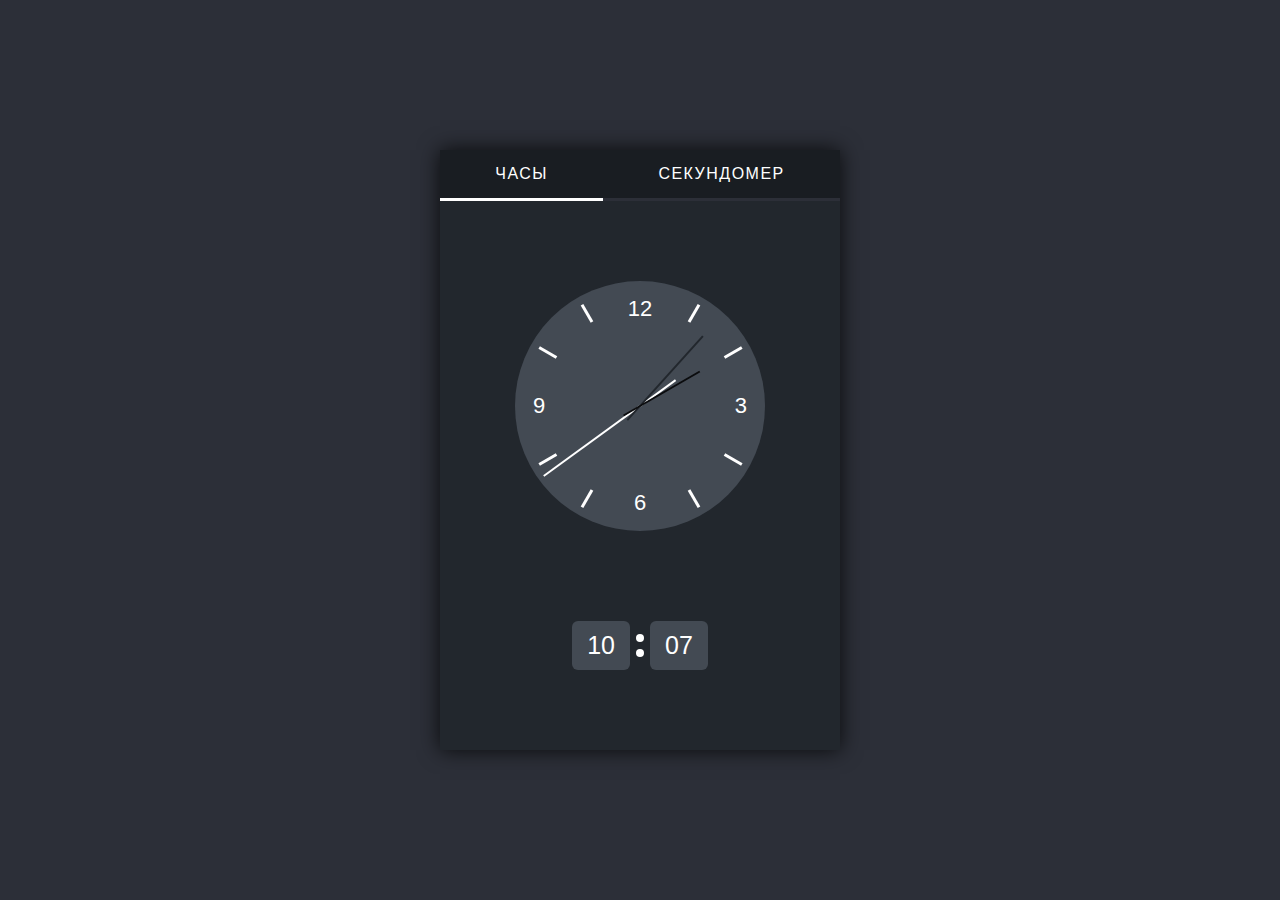
<file: index.html>
<!DOCTYPE html>
<html lang="en">

<head>
    <meta charset="UTF-8">
    <meta name="viewport" content="width=device-width, initial-scale=1.0">
    <meta http-equiv="X-UA-Compatible" content="ie=edge">
    <title>Document</title>
    <link rel="stylesheet" href="style/style.css">
</head>

<body>
    <div class="tabsPanel">
        <!-- Tablar -->
        <ul class="tabsLinks">
            <li class="tabsItem active">
                <a href="#" class="tabsLink">Часы</a>
            </li>
            <li class="tabsItem ">
                <a href="#" class="tabsLink">Секундомер
                    <!-- Sekundomer ishlayotganini bildirib turadi
                    O`ziga ishlashini bildirayotgan active classini oladi
                    active - sekundomer ishlayapti
                    active_clear - Sekundomer toxtatilgan ammo malumot ochirilmagan
                    -->
                    <span class="tabsLink__span "></span>
                </a>
            </li>
        </ul>
        <!-- Tablar -->
        <div class="tabsContent">
            <!-- Ko`rsatkichli soat -->
            <div class="clock tabsContentItem active">
                <div class="arrowClock">
                    <!-- Soat -->
                    <div class="arrowClockNumber">
                        <div class="arrowClockNumber__num arrowClockNumber__num_12">12</div>
                        <div class="arrowClockNumber__arr arrowClockNumber__arr_1"></div>
                        <div class="arrowClockNumber__arr arrowClockNumber__arr_2"></div>
                        <div class="arrowClockNumber__num arrowClockNumber__num_3">3</div>
                        <div class="arrowClockNumber__arr arrowClockNumber__arr_4"></div>
                        <div class="arrowClockNumber__arr arrowClockNumber__arr_5"></div>
                        <div class="arrowClockNumber__num arrowClockNumber__num_6">6</div>
                        <div class="arrowClockNumber__arr arrowClockNumber__arr_7"></div>
                        <div class="arrowClockNumber__arr arrowClockNumber__arr_8"></div>
                        <div class="arrowClockNumber__num arrowClockNumber__num_9">9</div>
                        <div class="arrowClockNumber__arr arrowClockNumber__arr_10"></div>
                        <div class="arrowClockNumber__arr arrowClockNumber__arr_11"></div>
                    </div>

                    <!-- Ko`rsatkichlar  -->

                    <div class="s"></div> <!-- soniya -->
                    <div class="m"></div> <!-- daqiqa -->
                    <div class="h"></div> <!-- soat -->
                </div>
                <div class="numberClock">
                    <!-- Vaqtni son ko`rinishida chiqarish -->
                    <div class="hours">00</div>
                    <div class="minutes">00</div>
                </div>
            </div>
            <!-- Uyga sekundomer -->
            <!-- 

            Vazifa: Rekursiya yordamida Date()siz ishlaydigan sekundomer yasash    

             -->
            <div class="stopwatch tabsContentItem ">
                <div class="stopwatch__clock">

                    <div class="stopwatch__clock-description">
                        <!-- Soat -->
                        <div class="stopwatch__minutes">0</div>
                        Min
                    </div>
                    <div class="stopwatch__clock-description">
                        <!-- Daqiqa -->
                        <div class="stopwatch__seconds">0</div>
                        Sek.
                    </div>
                    <div class="stopwatch__clock-description">
                        <!-- Soniya -->
                        <div class="stopwatch__mseconds">0</div>
                        Msek.
                    </div>
                </div>
                <!-- Sekundomerni ishlatadigan tugma -->
                <div class="buttons">
                    <button class="stopwatch__btn">start</button>
                   
                </div>
            </div>
        </div>
    </div>

    <script src="js/script.js"></script>
</body>

</html>
</file>
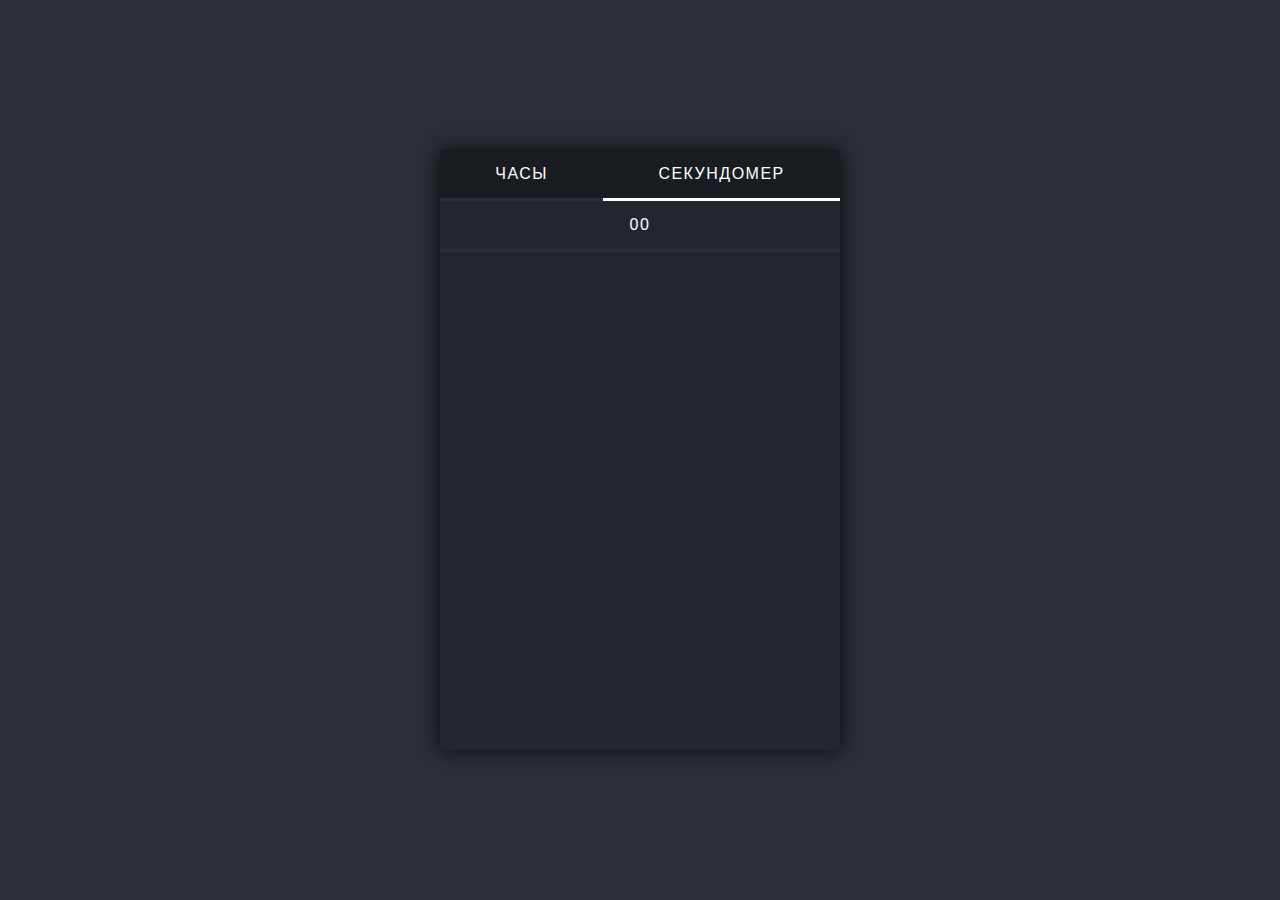
<file: secundomer.html>
<!DOCTYPE html>
<html lang="en">

<head>
    <meta charset="UTF-8">
    <meta name="viewport" content="width=device-width, initial-scale=1.0">
    <meta http-equiv="X-UA-Compatible" content="ie=edge">
    <title>Document</title>
    <link rel="stylesheet" href="style/style.css">
</head>

<body>
    <div class="tabsPanel">
        <!-- Tablar -->
        <ul class="tabsLinks">
            <li class="tabsItem">
                <a href="index.html" class="tabsLink">Часы</a>
            </li>
            <li class="tabsItem active">
                <a href="secundomer.html" class="tabsLink">Секундомер
                    <span class="tabsLink__span "></span>
                </a>
            </li>
        </ul>
        <div class="container">
            <div class="content">
                <div class="hour_div tabsLink">
                    00
                </div>
                <div class="minute_div">
                    
                </div>
                <div class="secund_div">
                    
                </div>
            </div>
        </div>
    </div>

    <script src="js/script.js"></script>
</body>

</html>
</file>
<file: style/style.css>
*{
    margin: 0;
    padding: 0;
    box-sizing: border-box;
    list-style: none;
    text-decoration: none;
}
body {
    background: #2c2f38;
    display: flex;
    justify-content: center;
    align-items: center;
    min-height: 100vh;
    font-family: Arial, Helvetica, sans-serif;
}
.tabsPanel {
    width: 400px;
    height: 600px;
    box-shadow: 0 0 20px 0 rgba(0,0,0,0.8);
    display: flex;
    flex-direction: column;
    margin: 20px 0;
    background: #22272d;
}
.tabsLinks {
    display: flex;
    background: #191d22;
}
.tabsItem {
    flex-grow: 1;
    display: flex;
}
.tabsLink {
    padding: 15px;
    flex-grow: 1;
    display: flex;
    justify-content: center;
    color: #fff;
    text-transform: uppercase;
    letter-spacing: 1.5px;
    border-bottom: 3px solid #2c2f38;
    position: relative;
}
.tabsItem.active .tabsLink {
    border-bottom-color: #fff;
}
.tabsContent {
    flex-grow: 1;
    position: relative;
}
.clock, .stopwatch {
    width: 100%;
    height: 100%;
    display: flex;
    justify-content: center;
    align-items: center;
    flex-direction: column;
    padding: 20px 0;
}
.tabsContentItem {
    z-index: 0;
    opacity: 0;
    transition: 0.5s;
    position: absolute;
    top: 0;
}
.tabsContentItem.active {
    z-index: 1;
    opacity: 1;
}
.tabsLink__span {
    display: none;
    width: 10px;
    height: 10px;
    border-radius: 50%;
    background: #fff;
    right: 10px;
    position: absolute;
    transition: 0.5s;
}
.tabsLink__span.active {
    display: block;
}
.tabsLink__span.active_clear {
    display: block;
    background: red;
}
.arrowClock {
    --position: 15px;
    width: 250px;
    height: 250px;
    background: #434a53;
    border-radius: 50%;
    margin-bottom: 90px;
    position: relative;
    display: flex;
    justify-content: center;
    align-items: center;
}
.h {
    width: 2px;
    height: 100%;
    position: absolute;
}
.h::before {
    content: '';
    position: absolute;
    width: 100%;
    height: 35%;
    background: #0b0c0e;
    top: calc(55% - 35% + 6px);
}
.m {
    width: 2px;
    height: 100%;
    position: absolute;
}
.m::before {
    content: '';
    position: absolute;
    width: 100%;
    height: 45%;
    background: #22272d;
    top: calc(10% + 6px);
}
.s {
    width: 2px;
    height: 100%;
    position: absolute;
}
.s::before {
    content: '';
    position: absolute;
    width: 100%;
    height: 65%;
    background: #fff;
    top: 6px;
}
.arrowClockNumber {
    width: 100%;
    height: 100%;
    display: flex;
    justify-content: center;
    align-items: center;
    position: absolute;
}
.arrowClockNumber__num {
    color: #fff;
    font-size: 22px;
    position: absolute;
}
.arrowClockNumber__num_12 {
    top: var(--position);
}
.arrowClockNumber__arr {
    position: absolute;
    width: 3px;
    height: 100%;
}
.arrowClockNumber__arr::before {
    content: '';
    display: block;
    height: 20px;
    background: #fff;
    width: 100%;
    margin-top: 8px;
}
.arrowClockNumber__arr_1 {
    transform: rotate(30deg);
}
.arrowClockNumber__arr_2 {
    transform: rotate(60deg);
}
.arrowClockNumber__arr_4 {
    transform: rotate(120deg);
}
.arrowClockNumber__arr_5 {
    transform: rotate(150deg);
}
.arrowClockNumber__arr_7 {
    transform: rotate(210deg);
}
.arrowClockNumber__arr_8 {
    transform: rotate(240deg);
}
.arrowClockNumber__arr_10 {
    transform: rotate(300deg);
}
.arrowClockNumber__arr_11 {
    transform: rotate(330deg);
}
.arrowClockNumber__num_3 {
    right: calc(var(--position) + 3px);
}
.arrowClockNumber__num_6 {
    bottom: var(--position);
}
.arrowClockNumber__num_9 {
    left: calc(var(--position) + 3px);
}

.numberClock {
    display: flex;
    justify-content: center;
    align-items: center;
    position: relative;
}
.numberClock::before, .numberClock::after {
    content: '';
    width: 8px;
    height: 8px;
    border-radius: 50%;
    background: #fff;
    display: block;
    position: absolute;
    animation: opacity 1s infinite;
}
.numberClock::before {
    top: 13px
}
.numberClock::after {
    bottom: 13px;
}
.hours, .minutes, .stopwatch__mseconds, .stopwatch__minutes, .stopwatch__seconds {
    padding: 10px 15px;
    background: #434a53;
    color: #fff;
    font-size: 25px;
    margin: 0 10px;
    border-radius: 6px;
}
.stopwatch__mseconds, .stopwatch__minutes, .stopwatch__seconds {
    width: 58px;
    text-align: center;
    margin: 0 0 10px;
}
.stopwatch__clock-description {
    padding: 5px 5px 10px;  
    text-align: center;
    color: #fff;
    background: #191d22;
    border-radius: 6px;
    text-transform: uppercase;
    margin: 0 5px;
}
.stopwatch__clock {
    display: flex;
    margin-bottom: 50px;
}
.buttons{
    display: flex;
    gap: 10px;
}
.stopwatch__btn {
    padding: 10px 15px;
    background: #fff;
    border-radius: 30px;
    border: none;
    font-size: 18px;
    text-transform: uppercase;
    color: #191d22;
    cursor: pointer;
    outline: none;
}
.stopwatch__btn2 {
    padding: 10px 15px;
    background: #fff;
    border-radius: 30px;
    border: none;
    font-size: 18px;
    text-transform: uppercase;
    color: #191d22;
    cursor: pointer;
    outline: none;
}
.stopwatch__btn3{
    padding: 10px 15px;
    background: #fff;
    border-radius: 30px;
    border: none;
    font-size: 18px;
    text-transform: uppercase;
    color: #191d22;
    cursor: pointer;
    outline: none;
}

/* Keyframeni darsda yozamiz*/

@keyframes opacity {
    0% {
        opacity: 1;
    }
    50% {
        opacity: 0;
    }
    100% {
        opacity: 1;
    }
}
</file>
